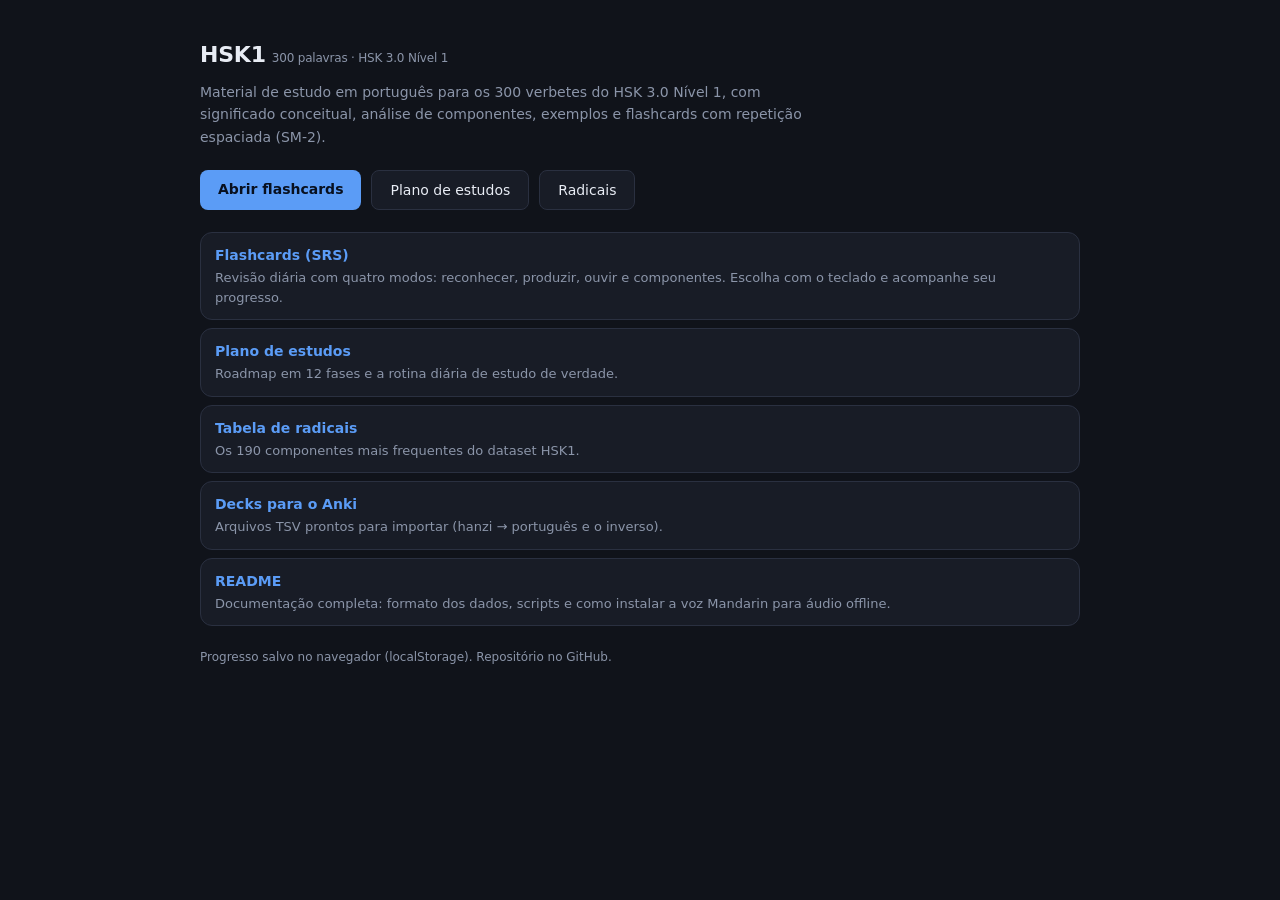
<file: index.html>
<!DOCTYPE html>
<html lang="pt-BR">
<head>
<meta charset="utf-8">
<meta name="viewport" content="width=device-width, initial-scale=1">
<title>HSK1 · Flashcards</title>
<link rel="icon" type="image/x-icon" href="favicon.ico">
<style>
  :root {
    --bg: #10131a; --panel: #181c26; --panel-2: #1f2430;
    --line: #2a3040; --text: #e8ecf4; --muted: #8b95a9;
    --accent: #5b9cf6; --radius: 12px;
  }
  * { box-sizing: border-box; }
  html, body { margin: 0; padding: 0; background: var(--bg); color: var(--text);
    font-family: "Inter", "Segoe UI", system-ui, sans-serif; min-height: 100%; }
  body { padding: 16px; }
  .wrap { max-width: 880px; margin: 0 auto; }
  header { display: flex; align-items: baseline; gap: 12px; flex-wrap: wrap; margin: 26px 0 8px; }
  header h1 { font-size: 22px; font-weight: 650; margin: 0; letter-spacing: -0.2px; }
  header small { color: var(--muted); font-weight: 400; font-size: 12px; margin-left: 6px; }
  .sub { color: var(--muted); font-size: 14px; line-height: 1.6; max-width: 640px; }
  .cta { display: flex; gap: 10px; flex-wrap: wrap; margin: 22px 0; }
  .cta a {
    font-family: inherit; font-size: 14px; font-weight: 600; text-decoration: none;
    color: #08101f; background: var(--accent); border-radius: 8px; padding: 11px 18px;
    display: inline-block;
  }
  .cta a.alt { color: var(--text); background: var(--panel); border: 1px solid var(--line); font-weight: 400; }
  .cta a:hover { filter: brightness(1.08); }
  ul.links { list-style: none; padding: 0; margin: 18px 0; }
  ul.links li { border: 1px solid var(--line); background: var(--panel);
    border-radius: var(--radius); padding: 12px 14px; margin-bottom: 8px; }
  ul.links a { color: var(--accent); text-decoration: none; font-weight: 600; font-size: 14px; }
  ul.links p { margin: 4px 0 0; color: var(--muted); font-size: 13px; line-height: 1.5; }
  footer { color: var(--muted); font-size: 12px; margin: 24px 0 40px; }
</style>
</head>
<body>
<div class="wrap">
  <header>
    <h1>HSK1<small>300 palavras · HSK 3.0 Nível 1</small></h1>
  </header>

  <p class="sub">Material de estudo em português para os 300 verbetes do HSK 3.0
  Nível 1, com significado conceitual, análise de componentes, exemplos e
  flashcards com repetição espaciada (SM-2).</p>

  <div class="cta">
    <a href="flashcards/">Abrir flashcards</a>
    <a class="alt" href="PLANO-DE-ESTUDOS.md">Plano de estudos</a>
    <a class="alt" href="RADICAIS.md">Radicais</a>
  </div>

  <ul class="links">
    <li>
      <a href="flashcards/">Flashcards (SRS)</a>
      <p>Revisão diária com quatro modos: reconhecer, produzir, ouvir e
      componentes. Escolha com o teclado e acompanhe seu progresso.</p>
    </li>
    <li>
      <a href="PLANO-DE-ESTUDOS.md">Plano de estudos</a>
      <p>Roadmap em 12 fases e a rotina diária de estudo de verdade.</p>
    </li>
    <li>
      <a href="RADICAIS.md">Tabela de radicais</a>
      <p>Os 190 componentes mais frequentes do dataset HSK1.</p>
    </li>
    <li>
      <a href="anki/">Decks para o Anki</a>
      <p>Arquivos TSV prontos para importar (hanzi → português e o inverso).</p>
    </li>
    <li>
      <a href="README.md">README</a>
      <p>Documentação completa: formato dos dados, scripts e como instalar a
      voz Mandarin para áudio offline.</p>
    </li>
  </ul>

  <footer>Progresso salvo no navegador (localStorage). Repositório no GitHub.</footer>
</div>
</body>
</html>
</file>
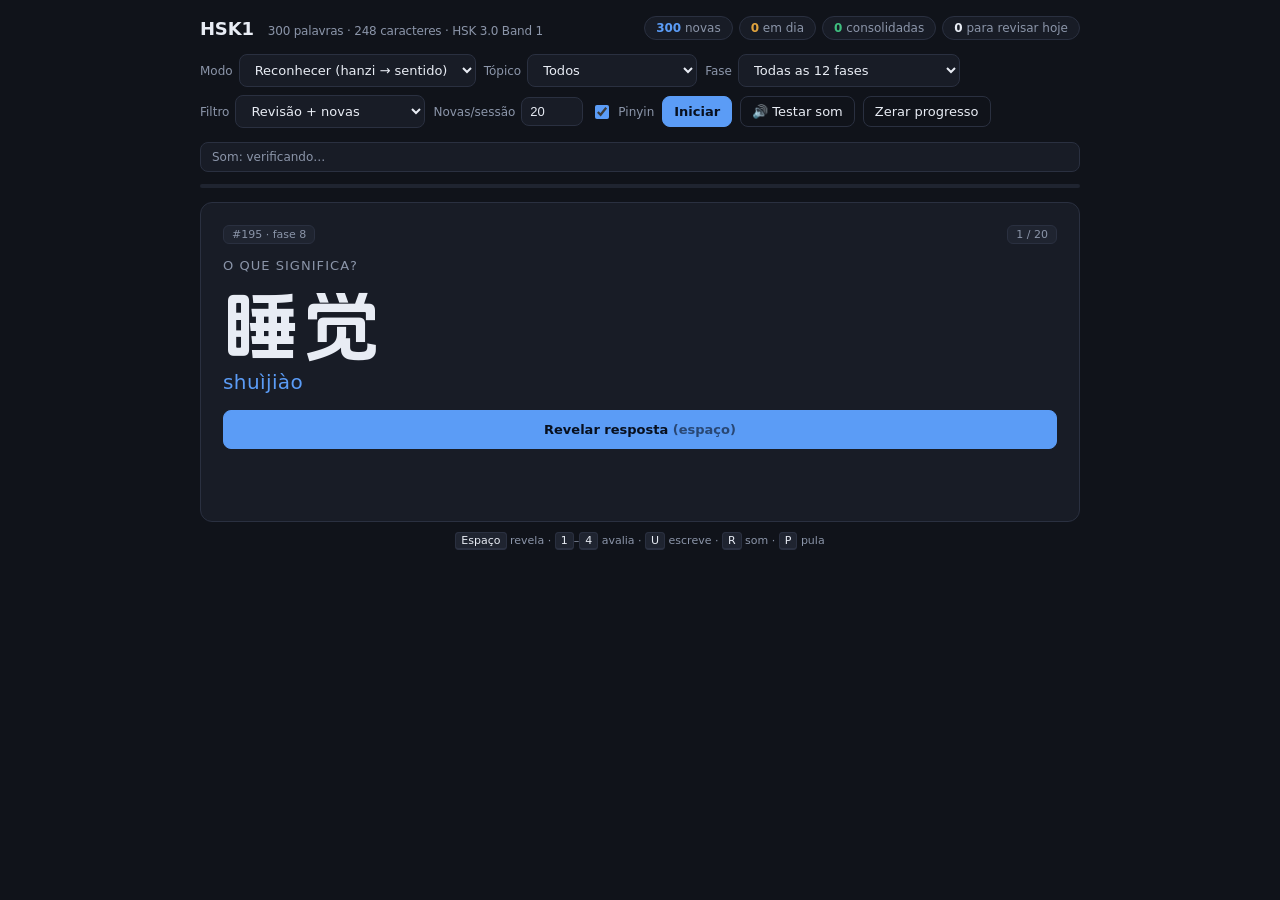
<file: flashcards/index.html>
<!DOCTYPE html>
<html lang="pt-BR">
<head>
<meta charset="utf-8">
<meta name="referrer" content="no-referrer">
<meta name="viewport" content="width=device-width, initial-scale=1">
<title>HSK1 · Flashcards</title>
<link rel="icon" type="image/x-icon" href="../favicon.ico">
<link rel="stylesheet" href="styles.css">
</head>
<body>
<div class="wrap">

  <header>
    <h1>HSK1 <small id="metaLine">300 palavras</small></h1>
    <div class="stats" id="stats"></div>
  </header>

  <div class="toolbar">
    <label class="field">Modo
      <select id="mode">
        <option value="recognize">Reconhecer (hanzi → sentido)</option>
        <option value="produce">Produzir (sentido → hanzi)</option>
        <option value="audio">Ouvir (som → hanzi)</option>
        <option value="comp">Componentes (radicais)</option>
      </select>
    </label>

    <label class="field">Tópico
      <select id="topic"><option value="">Todos</option></select>
    </label>

    <label class="field">Fase
      <select id="fase"><option value="">Todas as 12 fases</option></select>
    </label>

    <label class="field">Filtro
      <select id="filter">
        <option value="due">Revisão + novas</option>
        <option value="new">Só novas</option>
        <option value="dueOnly">Só revisões</option>
        <option value="all">Todas (ignora agenda)</option>
      </select>
    </label>

    <label class="field">Novas/sessão
      <input type="number" id="limit" value="20" min="1" max="100"
             style="width:62px;font-size:13px;background:var(--panel);color:var(--text);border:1px solid var(--line);border-radius:8px;padding:6px 8px;">
    </label>

    <label class="field"><input type="checkbox" id="pinyinToggle" checked> Pinyin</label>

    <button class="primary" id="start">Iniciar</button>
    <button class="ghost" id="testAudio">&#128266; Testar som</button>
    <button class="ghost" id="reset">Zerar progresso</button>
  </div>

  <div class="audio-status" id="audioStatus">Som: verificando…</div>

  <div class="bar"><i id="bar" style="width:0%"></i></div>

  <div class="card" id="card" style="margin-top:14px"></div>

  <div id="writeHost"></div>

  <div class="hint">
    <kbd>Espaço</kbd> revela · <kbd>1</kbd>–<kbd>4</kbd> avalia · <kbd>U</kbd> escreve · <kbd>R</kbd> som · <kbd>P</kbd> pula
  </div>

</div>

<script src="../data/hsk1.js"></script>
<script src="app.js"></script>
</body>
</html>
</file>
<file: flashcards/styles.css>
:root {
  --bg: #10131a;
  --panel: #181c26;
  --panel-2: #1f2430;
  --line: #2a3040;
  --text: #e8ecf4;
  --muted: #8b95a9;
  --accent: #5b9cf6;
  --ok: #3fbf7f;
  --warn: #e0a33e;
  --bad: #e05a5a;
  --radius: 12px;
  --hanzi: "Douyin Sans Bold", "Noto Serif SC", "Songti SC", "SimSun", "Microsoft YaHei", serif;
}

@font-face {
  font-family: "Douyin Sans Bold";
  src: url("fonts/DouyinSansBold.ttf") format("truetype");
  font-display: swap;
}

* { box-sizing: border-box; }

html, body {
  margin: 0;
  padding: 0;
  background: var(--bg);
  color: var(--text);
  font-family: "Inter", "Segoe UI", system-ui, -apple-system, sans-serif;
  min-height: 100%;
}

body { padding: 16px; }

.wrap { max-width: 880px; margin: 0 auto; }

/* ---------- header ---------- */

header {
  display: flex;
  align-items: center;
  justify-content: space-between;
  gap: 12px;
  flex-wrap: wrap;
  margin-bottom: 14px;
}

header h1 {
  font-size: 18px;
  font-weight: 650;
  margin: 0;
  letter-spacing: -0.2px;
}

header h1 small {
  color: var(--muted);
  font-weight: 400;
  font-size: 12px;
  margin-left: 8px;
}

.stats { display: flex; gap: 6px; flex-wrap: wrap; }

.pill {
  background: var(--panel);
  border: 1px solid var(--line);
  border-radius: 999px;
  padding: 4px 11px;
  font-size: 12px;
  color: var(--muted);
  white-space: nowrap;
}

.pill b { color: var(--text); font-weight: 600; }
.pill.new b { color: var(--accent); }
.pill.learn b { color: var(--warn); }
.pill.rev b { color: var(--ok); }

/* ---------- toolbar ---------- */

.toolbar {
  display: flex;
  gap: 8px;
  flex-wrap: wrap;
  align-items: center;
  margin-bottom: 14px;
}

button, select {
  font-family: inherit;
  font-size: 13px;
  color: var(--text);
  background: var(--panel);
  border: 1px solid var(--line);
  border-radius: 8px;
  padding: 7px 11px;
  cursor: pointer;
}

button:hover, select:hover { border-color: var(--accent); }
button:active { transform: translateY(1px); }

button.primary {
  background: var(--accent);
  border-color: var(--accent);
  color: #08101f;
  font-weight: 600;
}

button.ghost { background: transparent; }
button[disabled] { opacity: 0.4; cursor: not-allowed; }

label.field {
  display: flex;
  align-items: center;
  gap: 6px;
  font-size: 12px;
  color: var(--muted);
}

label.field input[type="checkbox"] {
  accent-color: var(--accent);
  width: 14px;
  height: 14px;
  cursor: pointer;
}

/* ---------- card ---------- */

.card {
  background: var(--panel);
  border: 1px solid var(--line);
  border-radius: var(--radius);
  padding: 22px;
  min-height: 320px;
  display: flex;
  flex-direction: column;
}

.card-top {
  display: flex;
  justify-content: space-between;
  font-size: 11px;
  color: var(--muted);
  margin-bottom: 14px;
}

.badge {
  background: var(--panel-2);
  border: 1px solid var(--line);
  border-radius: 6px;
  padding: 2px 8px;
  font-size: 11px;
}

.q {
  font-size: 13px;
  color: var(--muted);
  margin-bottom: 10px;
  text-transform: uppercase;
  letter-spacing: 0.08em;
}

.prompt {
  text-align: center;
  margin: 10px 0 18px;
}

.hanzi {
  font-family: var(--hanzi);
  font-size: 76px;
  line-height: 1.15;
  letter-spacing: 0.06em;
  color: var(--text);
}

.hanzi.small { font-size: 46px; }

.pinyin {
  font-size: 20px;
  color: var(--accent);
  letter-spacing: 0.02em;
}

.prompt-pt { font-size: 26px; line-height: 1.4; }
.prompt-hidden { color: var(--muted); font-size: 40px; letter-spacing: 0.1em; }

.choices { display: grid; gap: 8px; margin-top: 6px; }

.choice {
  text-align: left;
  padding: 11px 13px;
  font-size: 14px;
  line-height: 1.45;
  background: var(--panel-2);
  border-radius: 8px;
  border: 1px solid transparent;
}

.choice:hover { border-color: var(--accent); }
.choice.correct { border-color: var(--ok); background: rgba(63, 191, 127, 0.12); }
.choice.wrong { border-color: var(--bad); background: rgba(224, 90, 90, 0.12); }

.audio-btn {
  font-size: 34px;
  padding: 10px 20px;
  border-radius: 999px;
}

/* ---------- reveal ---------- */

.reveal {
  border-top: 1px solid var(--line);
  margin-top: 18px;
  padding-top: 16px;
  display: grid;
  gap: 14px;
}

.gloss { font-size: 18px; font-weight: 600; }

.blk h4 {
  margin: 0 0 6px;
  font-size: 11px;
  text-transform: uppercase;
  letter-spacing: 0.08em;
  color: var(--muted);
  font-weight: 600;
}

.blk p { margin: 0; font-size: 14px; line-height: 1.6; color: #cdd5e4; }

.comp { display: grid; gap: 6px; }

.comp-char {
  display: flex;
  align-items: baseline;
  gap: 10px;
  font-family: var(--hanzi);
  font-size: 26px;
}

.comp-char .parts {
  display: flex;
  flex-wrap: wrap;
  gap: 6px;
  align-items: center;
}

.tag {
  font-family: "Inter", sans-serif;
  font-size: 11px;
  color: var(--muted);
  background: var(--panel-2);
  border: 1px solid var(--line);
  border-radius: 6px;
  padding: 3px 8px;
}

.tag b { color: var(--accent); font-weight: 600; }

.ex { font-size: 14px; line-height: 1.65; }
.ex .zh { font-family: var(--hanzi); font-size: 19px; }
.ex .py { color: var(--accent); font-size: 12px; }
.ex .pt { color: var(--muted); font-size: 13px; }

.note {
  background: rgba(224, 163, 62, 0.09);
  border-left: 2px solid var(--warn);
  padding: 9px 12px;
  border-radius: 0 6px 6px 0;
  font-size: 13px;
  line-height: 1.55;
}

/* ---------- grading ---------- */

.grades { display: flex; gap: 8px; margin-top: 16px; }

.grades button { flex: 1; padding: 11px 8px; font-size: 13px; }
.grades .g0 { border-color: var(--bad); }
.grades .g1 { border-color: var(--warn); }
.grades .g2 { border-color: var(--accent); }
.grades .g3 { border-color: var(--ok); }

/* ---------- progress bar ---------- */

.bar { height: 4px; background: var(--panel-2); border-radius: 999px; overflow: hidden; margin: 12px 0 0; }
.bar > i { display: block; height: 100%; background: var(--accent); transition: width 0.25s; }

.audio-status {
  font-size: 12px; margin-top: 10px; padding: 7px 11px; border-radius: 8px;
  background: var(--panel); border: 1px solid var(--line); color: var(--muted);
}
.audio-status.ok { color: var(--ok, #6fcf97); border-color: color-mix(in srgb, var(--ok, #6fcf97) 35%, transparent); }
.audio-status.warn { color: #e2b04a; border-color: rgba(226, 176, 74, 0.35); }

.hint { font-size: 11px; color: var(--muted); margin-top: 12px; text-align: center; }

kbd {
  background: var(--panel-2);
  border: 1px solid var(--line);
  border-bottom-width: 2px;
  border-radius: 4px;
  padding: 1px 5px;
  font-family: inherit;
  font-size: 11px;
  color: var(--text);
}

/* ---------- write practice ---------- */

.canvas-wrap { text-align: center; }

canvas {
  background: var(--panel-2);
  border: 1px solid var(--line);
  border-radius: 8px;
  touch-action: none;
  cursor: crosshair;
}

.ghost-char {
  position: absolute;
  inset: 0;
  display: grid;
  place-items: center;
  font-family: var(--hanzi);
  font-size: 150px;
  color: rgba(232, 236, 244, 0.09);
  pointer-events: none;
  user-select: none;
}

.canvas-stack { position: relative; display: inline-block; }

.stack-tools { display: flex; gap: 6px; justify-content: center; margin-top: 8px; }

/* ---------- end screen ---------- */

.end { text-align: center; padding: 30px 10px; }
.end h2 { margin: 0 0 8px; font-size: 22px; }
.end p { color: var(--muted); margin: 4px 0; font-size: 14px; }

.hidden { display: none !important; }

.row { display: flex; gap: 8px; flex-wrap: wrap; }
.spread { justify-content: space-between; }

@media (max-width: 560px) {
  .hanzi { font-size: 58px; }
  .prompt-pt { font-size: 21px; }
  .card { padding: 16px; }
}
</file>
